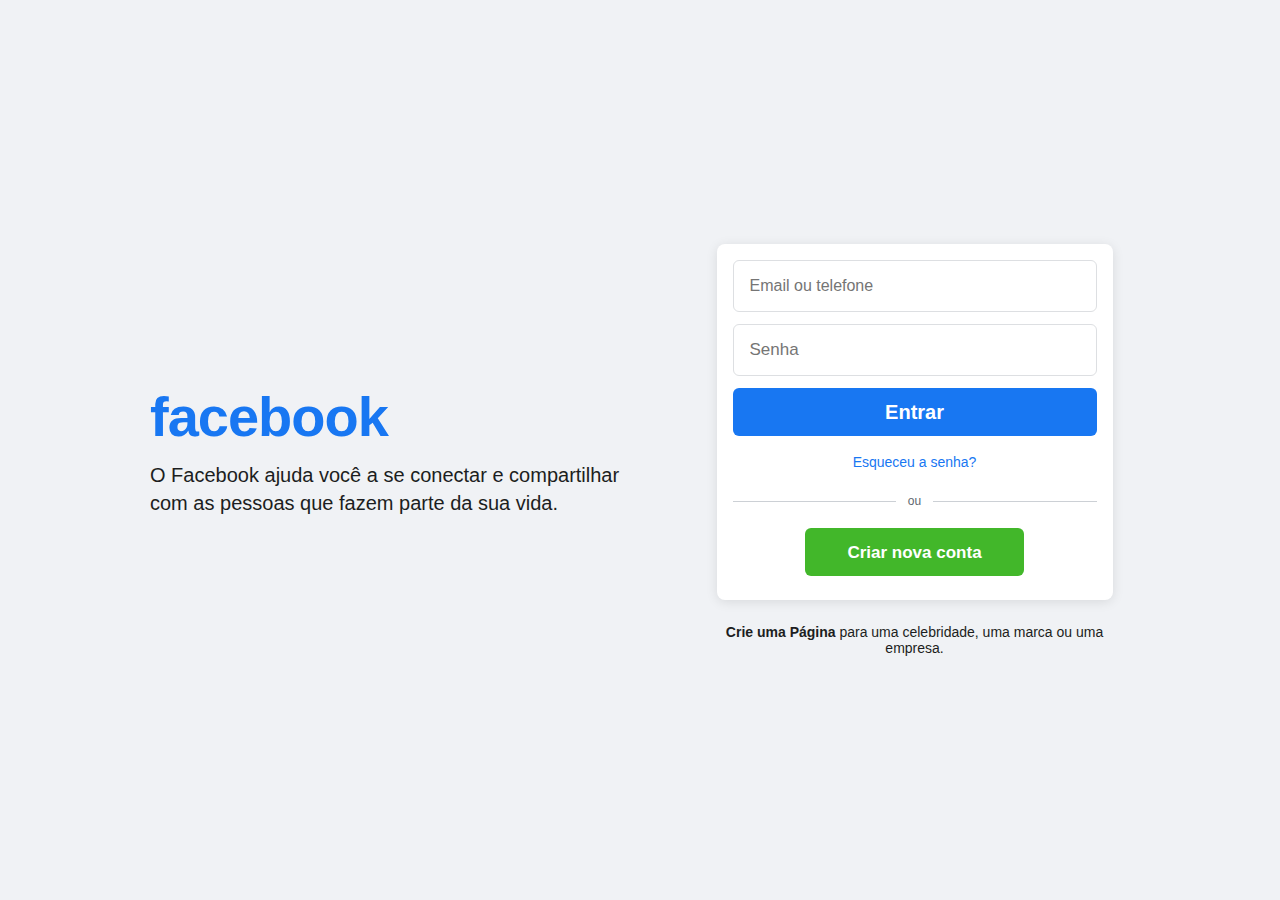
<file: Trabalho/index.html>
<!DOCTYPE html>
<html lang="pt-br">
<head>
  <meta charset="UTF-8">
  <meta name="viewport" content="width=device-width, initial-scale=1.0">
  <title>Facebook Clone</title>
  <link rel="stylesheet" href="css/style.css">
</head>
<body>
  <main class="fb-login" role="main">
    <div class="fb-login__container">
      <section class="fb-login__left" aria-label="Introdução">
        <h1 class="fb-logo" aria-label="facebook">facebook</h1>
        <p class="fb-tagline">O Facebook ajuda você a se conectar e compartilhar com as pessoas que fazem parte da sua vida.</p>
      </section>

      <section class="fb-login__right" aria-label="Cartão de login">
        <div class="fb-card">
          <form class="fb-form" action="#" method="get" aria-describedby="fb-form-desc">
            <span id="fb-form-desc" class="sr-only">Formulário estático, sem envio</span>
            <input type="text" class="fb-input" placeholder="Email ou telefone" aria-label="Email ou telefone">
            <input type="password" class="fb-input" placeholder="Senha" aria-label="Senha">
            <a href="home.html" class="fb-button fb-button--primary" role="button">Entrar</a>
            <a href="#" class="fb-forgot">Esqueceu a senha?</a>
            <div class="fb-separator"><span>ou</span></div>
            <a href="home.html" class="fb-button fb-button--secondary" role="button">Criar nova conta</a>
          </form>
        </div>
        <p class="fb-create-page"><a href="#">Crie uma Página</a> para uma celebridade, uma marca ou uma empresa.</p>
      </section>
    </div>
  </main>
</body>
</html>
</file>
<file: Trabalho/css/style.css>
/* Reset básico */
* {
  margin: 0;
  padding: 0;
  box-sizing: border-box;
  font-family: 'Arial', sans-serif;
}

/* Scrollbar neutro (Webkit + Firefox) para evitar trilhos/brancos fortes em dark mode */
:root {
  --scroll-track: #f1f1f1;
  --scroll-thumb: #c4c4c4;
  --bg-primary: #f0f2f5;     
}
*::-webkit-scrollbar { width: 12px; height: 12px; }
*::-webkit-scrollbar-track { background: var(--scroll-track); border-radius: 8px; }
*::-webkit-scrollbar-thumb { background: var(--scroll-thumb); border-radius: 8px; border: 3px solid transparent; background-clip: padding-box; }
html { scrollbar-color: var(--scroll-thumb) var(--scroll-track); }

/* Imagens e vídeos sempre fluidos */
img, video {
  max-width: 100%;
  height: auto;
  display: block;
}

/* ================================================================ */
/* ========= CÓDIGO DEFINITIVO E À PROVA DE FALHAS PARA O TEMA ========= */
/* ================================================================ */

/* --- TEMA CLARO (LIGHT MODE) --- */
/* Esta regra se aplica SOMENTE QUANDO o body NÃO TIVER a classe .dark */
body:not(.dark) {
  --bg-primary: #f0f2f5;      /* Fundo da página cinza claro */
  --bg-secondary: #ffffff;     /* Fundo dos componentes branco */
  --text-primary: #050505;      /* Texto preto */
  --border-color: #dddfe2;      /* Bordas cinzas claras */
}

/* --- TEMA ESCURO (DARK MODE) --- */
/* Esta regra se aplica SOMENTE QUANDO o body TIVER a classe .dark */
body.dark {
  --bg-primary: #18191a;      /* Fundo da página preto */
  --bg-secondary: #242526;     /* Fundo dos componentes cinza escuro */
  --text-primary: #e4e6eb;      /* Texto branco */
  --border-color: #3a3b3c;      /* Bordas cinzas escuras */
}

/* --- APLICAÇÃO GERAL DOS ESTILOS --- */
/* Estas regras agora só leem as variáveis definidas acima */

body {
  /* A linha abaixo é a mais importante. */
  /* O !important é nossa "marreta" para garantir que nenhuma outra regra atrapalhe. */
  background-color: var(--bg-primary) !important;
  
  color: var(--text-primary);
  font-family: Arial, sans-serif; /* Seus outros estilos de body aqui */
  transition: background-color 0.2s ease-in-out, color 0.2s ease-in-out;
  overflow-y: hidden;
}

/* Regra única para todos os seus componentes */
.stories-block, .card, .composer, .post, .menu, .hamburger, 
.fb-left, .fb-right, .contacts-section, .post-card, .sidebar-card,
.feed-container, .main-content, .post-item, .contact-item /* Adicione qualquer outro componente aqui */ {
      background-color: #242526;
   color: var(--text-primary);
  border: 1px solid var(--border-color);
  transition: background-color 0.2s ease-in-out, color 0.2s ease-in-out, border-color 0.2s ease-in-out;
}

a {
  text-decoration: none;
  color: inherit;
}

/* Topbar moderna */
.topbar {
  position: sticky;
  top: 0;
  z-index: 50;
  background: #242526;
  border-bottom: 1px solid #e4e6eb;
  display: flex;
  align-items: center;
  justify-content: space-between;
  padding: 8px 16px;
} 

.topbar__left { 
  display: flex; 
  align-items: center; 
  gap: 12px; 
  flex: 0 0 auto;
}
.topbar__logo {
  width: 40px; height: 40px; border-radius: 50%;
  background: #1877f2; color: #fff; display: inline-flex; align-items: center; justify-content: center;
  font-weight: 800; font-size: 24px; text-decoration: none;
}
.topbar__search { 
  background: #f0f2f5; 
  border: none; 
  border-radius: 20px; 
  padding: 10px 14px; 
  width: 260px; 
}
.topbar__center { 
  display: flex; 
  gap: 16px; 
  flex: 1;
  justify-content: center;
  margin-right: 10vw;
}
.topbar__icon { 
  width: 44px; 
  height: 44px; 
  border-radius: 8px; 
  display: inline-flex; 
  align-items: center; 
  justify-content: center; 
  color: #1c1e21; 
  text-decoration: none; 
}
.topbar__icon.active, .topbar__icon:hover { background: #f0f2f5; }
.topbar__right { 
  display: flex; 
  gap: 8px; 
  flex: 0 0 auto;
  margin-left: auto;
}

/* Garantir que nenhum texto de saudação apareça na navbar */
.topbar .hamburger__greeting,
.topbar * .hamburger__greeting,
.topbar #user-display,
.topbar * #user-display {
  display: none !important;
  height: 60px; 
}
.topbar__mini { 
  width: 36px; 
  height: 36px; 
  border-radius: 50%; 
  background: #f0f2f5; 
  display: inline-flex; 
  align-items: center; 
  justify-content: center; 
  text-decoration: none; 
  color: #1c1e21; 
  border: none;
}

/* Hamburger menu */
.hamburger { 
  position: fixed; 
  top: 56px; 
  right: 2vw; 
  width: clamp(280px, 35vw, 360px); 
  max-height: 85vh;
  overflow-y: auto;
  background: #fff; 
  border: 1px solid #e4e6eb; 
  border-radius: 10px; 
  box-shadow: 0 8px 24px rgba(0,0,0,0.1); 
  padding: 16px; 
  display: none; 
  z-index: 60; 
  opacity: 0;
  transform: translateY(-10px);
  transition: opacity 0.25s ease, transform 0.25s ease;
}

.hamburger.active {
  display: block;
  opacity: 1;
  transform: translateY(0);
}

.hamburger__greeting {
  font-size: 18px;
  font-weight: 600;
  margin-bottom: 16px;
  padding-bottom: 12px;
  border-bottom: 1px solid #e4e6eb;
}

.hamburger__section {
  margin-bottom: 20px;
}

.hamburger__title {
  font-size: 16px;
  font-weight: 600;
  margin-bottom: 12px;
  color: #65676B;
}

.hamburger__menu {
  list-style: none;
}

.hamburger__item {
  margin-bottom: 8px;
}

.hamburger__link {
  display: flex;
  align-items: center;
  padding: 8px;
  border-radius: 8px;
  transition: background-color 0.2s;
}

.hamburger__link:hover {
  background-color: #f0f2f5;
}

.hamburger__icon {
  width: 36px;
  height: 36px;
  margin-right: 12px;
  display: flex;
  align-items: center;
  justify-content: center;
}

.hamburger__text {
  font-size: 15px;
}

.hamburger__separator {
  border: none;
  height: 1px;
  background-color: #e4e6eb;
  margin: 16px 0;
}

.hamburger__contacts-header {
  display: flex;
  justify-content: space-between;
  align-items: center;
  margin-bottom: 12px;
}

.hamburger__contacts-actions {
  display: flex;
  gap: 8px;
}

.hamburger__action-btn {
  width: 32px;
  height: 32px;
  border-radius: 50%;
  background: #f0f2f5;
  border: none;
  display: flex;
  align-items: center;
  justify-content: center;
  cursor: pointer;
}

.hamburger__contacts-list {
  list-style: none;
}

.hamburger__contact-item {
  display: flex;
  align-items: center;
  padding: 8px;
  border-radius: 8px;
  margin-bottom: 4px;
  transition: background-color 0.2s;
}

.hamburger__contact-item:hover {
  background-color: #f0f2f5;
}

.hamburger__contact-item.active {
  background-color: #e7f3ff;
}

.hamburger__contact-avatar {
  width: 36px;
  height: 36px;
  border-radius: 50%;
  margin-right: 12px;
  position: relative;
  overflow: hidden;
}

.hamburger__contact-avatar img {
  width: 100%;
  height: 100%;
  object-fit: cover;
}

.hamburger__status-indicator {
  position: absolute;
  bottom: 2px;
  right: 2px;
  width: 8px;
  height: 8px;
  border-radius: 50%;
  background-color: #31a24c;
  border: 2px solid #fff;
}

.hamburger__contact-name {
  font-size: 14px;
  flex-grow: 1;
}

.hamburger__contact-badge {
  width: 16px;
  height: 16px;
  border-radius: 50%;
  background-color: #1877f2;
  display: flex;
  align-items: center;
  justify-content: center;
}

.hamburger__actions {
  display: flex;
  flex-direction: column;
  gap: 8px;
  margin-top: 16px;
}

.hamburger__action-button {
  display: flex;
  align-items: center;
  padding: 10px 12px;
  border-radius: 8px;
  background-color: #f0f2f5;
  border: none;
  cursor: pointer;
  transition: background-color 0.2s;
  font-size: 15px;
  font-weight: 500;
}

.hamburger__action-button:hover {
  background-color: #e4e6eb;
}

.hamburger__action-icon {
  margin-right: 12px;
  font-size: 18px;
}

/* Dark mode styles for hamburger menu */
body.dark .hamburger {
  background-color: #242526;
  border-color: #3e4042;
}

body.dark .hamburger__greeting {
  border-color: #3e4042;
  color: #e4e6eb;
}

body.dark .hamburger__link:hover,
body.dark .hamburger__contact-item:hover {
  background-color: #3a3b3c;
}

body.dark .hamburger__contact-item.active {
  background-color: #263951;
}

body.dark .hamburger__separator {
  background-color: #3e4042;
}

body.dark .hamburger__action-btn,
body.dark .hamburger__action-button {
  background-color: #3a3b3c;
  color: #e4e6eb;
}

body.dark .hamburger__action-button:hover {
  background-color: #4e4f50;
}
.hamburger.aberto { 
  display: block; 
  opacity: 1;
  transform: translateY(0);
}

.hamburger__greeting {
  padding: 12px 8px 8px 8px;
  font-size: 15px;
  font-weight: 600;
  color: #1c1e21;
  text-align: center;
  border-bottom: 1px solid #e4e6eb;
  margin-bottom: 8px;
}

.hamburger ul { list-style: none; }
.hamburger__item { width: 100%; background: #f0f2f5; border: none; border-radius: 8px; padding: 10px 12px; cursor: pointer; text-align: left; margin-bottom: 10px; }

/* Menu lateral */
.menu {
  width: 220px;
  background: white;
  padding: 10px;
  border-right: 1px solid #ddd;
  position: fixed;
  top: 0;
  left: -240px; /* escondido à esquerda */
  height: 100vh;
  transition: left 0.3s ease;
  z-index: 1000;
}

.menu.aberto {
  left: 0; /* aparece */
}


.menu ul {
  list-style: none;
}

.menu li {
  margin: 10px 0;
}

/* Estilo para o contêiner das notificações */
#toast-container {
  position: fixed;
  bottom: 20px;
  right: 20px;
  z-index: 1000;
  display: flex;
  flex-direction: column;
  gap: 10px;
}

/* Estilo da notificação individual */
.toast {
  background-color: #242526;
  color: #e4e6eb;
  padding: 15px 25px;
  border-radius: 8px;
  border-left: 5px solid #4CAF50; /* Verde para sucesso */
  box-shadow: 0 4px 12px rgba(0,0,0,0.2);
  opacity: 0;
  transform: translateX(100%);
  transition: all 0.5s cubic-bezier(0.68, -0.55, 0.27, 1.55);
}

/* Animação de entrada */
.toast.show {
  opacity: 1;
  transform: translateX(0);
}


/* Conteúdo principal */
.conteudo {
  flex: 1;
  padding: 10px;
}

/* Removida regra problemática que forçava max-width em containers principais.
   Mantemos controles finos por elemento para evitar barras/overflow indesejados. */
.conteudo { box-sizing: border-box; }
.fb-shell { box-sizing: border-box; width: 100%; padding-left: 2vw; padding-right: 2vw; }
.menu { box-sizing: border-box; }
.topbar { box-sizing: border-box; }

/* Altura mínima para elementos de toque em mobile */
button, .topbar__icon, .topbar__mini, .hamburger__item {
  min-height: 44px;
}

/* Botões responsivos e acessíveis */
button, .btn, .fb-button, .post-form-button {
  font-size: clamp(0.9rem, 1.6vw, 1rem);
  padding: 0.6rem 1rem;
  border-radius: 8px;
  line-height: 1;
}

input[type="text"], input[type="search"], textarea {
  font-size: clamp(0.95rem, 1.8vw, 1rem);
}

/* Stories */
.stories-block { background: #242526; border: 1px solid #e4e6eb; border-radius: 10px; padding: 12px; margin-bottom: 16px; overflow-x: hidden; }
.stories-header { display: flex; align-items: center; justify-content: space-between; padding: 4px 8px 12px; }
.stories-header h3 { font-size: 18px; color: #1c1e21; }
.stories-header .see-all { color: #1877f2; text-decoration: none; font-weight: 600; }

.stories-row { display: flex; gap: 12px; overflow: hidden; }
.stories { display: flex; gap: 12px; overflow-x: auto; padding-bottom: 6px; }
.stories::-webkit-scrollbar { height: 8px; }
.stories::-webkit-scrollbar-thumb { background: #ccd0d5; border-radius: 8px; }

.story-card { position: relative; width: 112px; height: 198px; border-radius: 12px; overflow: hidden; box-shadow: 0 2px 8px rgba(0,0,0,0.08); background: #f0f2f5; flex: 0 0 auto; }
.story-card__thumb { width: 100%; height: 100%; background: #e5e7eb center/cover no-repeat; }
.story-card__name { position: absolute; left: 8px; bottom: 8px; right: 8px; color: #fff; font-weight: 700; text-shadow: 0 1px 2px rgba(0,0,0,0.6); font-size: 14px; }
.story-card:hover { transform: translateY(-2px); transition: transform 0.2s ease; }

.story-card--add { background: #fff; border: 1px solid #e4e6eb; }
.story-card--add .story-card__thumb { filter: brightness(0.9); }
.story-card__add { position: absolute; left: 50%; transform: translateX(-50%); bottom: 44px; width: 36px; height: 36px; border-radius: 50%; background: #1877f2; color: #fff; border: 3px solid #fff; font-size: 22px; line-height: 28px; display: flex; align-items: center; justify-content: center; cursor: pointer; }

/* Avatares e anel de story (para itens renderizados via JS) */
.story { position: relative; width: 112px; height: 198px; border-radius: 12px; overflow: hidden; background: #000; flex: 0 0 auto; }
.story img { width: 100%; height: 100%; object-fit: cover; border-radius: 12px; }
.story::before { content: ""; position: absolute; top: 8px; left: 8px; width: 36px; height: 36px; border-radius: 50%; border: 3px solid #1877f2; background: #fff center/cover no-repeat; z-index: 2; }
.story p { position: absolute; left: 8px; bottom: 8px; right: 8px; color: #fff; font-weight: 700; text-shadow: 0 1px 2px rgba(0,0,0,0.6); font-size: 14px; }

/* Garantir layout horizontal e dimensões dentro da lista de stories */
.stories .story { width: 112px; height: 198px; }
.stories .story img { height: 100%; border-radius: 12px; }

/* ======================================================= */
/* ========= ESTILOS DO VISUALIZADOR DE STORIES ========= */
/* ======================================================= */

.story-viewer {
  position: fixed;
  top: 0;
  left: 0;
  width: 100vw;
  height: 100vh;
  background-color: rgba(0, 0, 0, 0.9);
  z-index: 2000;
  display: flex;
  justify-content: center;
  align-items: center;
  
  /* Começa escondido e com uma animação suave de fade-in */
  opacity: 0;
  visibility: hidden;
  transition: opacity 0.3s ease, visibility 0.3s ease;
}

.story-viewer.show {
  opacity: 1;
  visibility: visible;
}

.story-viewer__image {
  max-width: 90%;
  max-height: 90%;
  width: auto;
  height: auto;
  object-fit: contain;
  border-radius: 8px;
}

.story-viewer__header {
  position: absolute;
  top: 0;
  left: 0;
  width: 100%;
  padding: 20px;
  display: flex;
  justify-content: space-between;
  align-items: center;
  background: linear-gradient(to bottom, rgba(0,0,0,0.5), transparent);
}

.story-viewer__author {
  display: flex;
  align-items: center;
  gap: 10px;
  color: white;
  font-weight: bold;
}

.story-viewer__author img {
  width: 40px;
  height: 40px;
  border-radius: 50%;
  border: 2px solid white;
}

.story-viewer__close-btn {
  background: none;
  border: none;
  color: white;
  font-size: 40px;
  cursor: pointer;
  line-height: 1;
}

.story-viewer__progress-bars {
  position: absolute;
  top: 8px;
  left: 8px;
  right: 8px;
  display: flex;
  gap: 4px;
}

.progress-bar {
  flex-grow: 1;
  height: 3px;
  background-color: rgba(255, 255, 255, 0.3);
  border-radius: 3px;
  overflow: hidden;
}

.progress-bar__fill {
  height: 100%;
  width: 0; /* Começa vazio */
  background-color: white;
  transition: width 5s linear; /* A duração da transição é a duração do story */
}

/* Feed */
.feed {
  display: flex;
  flex-direction: column;
  gap: 15px;
}

/* Shell 3 colunas */
.fb-shell { 
  max-width: 1200px; 
  margin: 1.5rem auto; 
  display: grid; 
  grid-template-columns: 1fr minmax(0,680px) 350px; 
  gap: clamp(1rem, 2vw, 40px); 
  padding-inline: clamp(1rem, 2.5vw, 40px);
}

/* Sidebar esquerda - Estilo Facebook */
.fb-left { 
  position: sticky; 
  top: 64px; 
  height: calc(100vh - 80px); 
  overflow: auto; 
  background: #f0f2f5;
  border-radius: 8px;
  padding: 16px 12px;
  width: 240px;
  margin: 0 auto;
  justify-self: center;
}

.sidebar-section {
  margin-bottom: 16px;
}

.sidebar-menu {
  list-style: none;
  padding: 0;
  margin: 0;
}

.sidebar-item {
  margin-bottom: 4px;
}

.sidebar-link {
  display: flex;
  align-items: center;
  padding: 8px 12px;
  border-radius: 8px;
  text-decoration: none;
  color: #1c1e21;
  transition: background-color 0.2s ease;
  font-size: 15px;
  font-weight: 500;
}

.sidebar-link:hover {
  background-color: #e4e6eb;
}

.sidebar-icon {
  width: 24px;
  height: 24px;
  margin-right: 12px;
  display: flex;
  align-items: center;
  justify-content: center;
  flex-shrink: 0;
}

.sidebar-icon.profile-icon {
  width: 32px;
  height: 32px;
  border-radius: 50%;
  overflow: hidden;
  border: 1px solid #e4e6eb;
}

.sidebar-icon.profile-icon img {
  width: 100%;
  height: 100%;
  object-fit: cover;
}

.sidebar-icon.shortcut-icon {
  width: 32px;
  height: 32px;
  border-radius: 50%;
  display: flex;
  align-items: center;
  justify-content: center;
}

.sidebar-icon.see-more {
  background-color: #e4e6eb;
  border-radius: 50%;
  width: 32px;
  height: 32px;
}

.sidebar-text {
  font-size: 15px;
  font-weight: 500;
  color: #1c1e21;
  white-space: nowrap;
  overflow: hidden;
  text-overflow: ellipsis;
}

.sidebar-separator {
  border: none;
  height: 1px;
  background-color: #dadde1;
  margin: 16px 0;
}

.sidebar-title {
  font-size: 17px;
  font-weight: 600;
  color: #65676b;
  margin: 0 0 8px 12px;
  padding: 0;
}

.fb-right { 
  position: sticky; 
  top: 64px; 
  height: calc(100vh - 80px); 
  overflow: auto; 
  display: flex; 
  flex-direction: column;
  gap: 0;
}

/* Seção de Contatos */
.contacts-section {
  background: transparent;
  border: none;
  overflow: hidden;
  flex: 1;
  display: flex;
  flex-direction: column;
}

.contacts-header {
  display: flex;
  align-items: center;
  justify-content: space-between;
  padding: 16px 20px 20px 20px;
  border-bottom: none;
}

.contacts-title {
  font-size: 17px;
  font-weight: 600;
  color: #1c1e21;
  margin: 0;
}

.contacts-actions {
  display: flex;
  gap: 8px;
}

.contacts-action-btn {
  width: 32px;
  height: 32px;
  border: none;
  background: transparent;
  border-radius: 50%;
  display: flex;
  align-items: center;
  justify-content: center;
  cursor: pointer;
  transition: background-color 0.2s ease;
}

.contacts-action-btn:hover {
  background: #f0f2f5;
}

.contacts-list {
  flex: 1;
  overflow-y: auto;
  padding: 0 20px 20px 20px;
}

.contact-item {
  display: flex;
  align-items: center;
  padding: 12px 0;
  margin-bottom: 8px;
  cursor: pointer;
  transition: background-color 0.2s ease;
  position: relative;
  border-radius: 8px;
}

.contact-item:hover {
  background: #f0f2f5;
}

.contact-item.active {
  background: #e7f3ff;
}

.contact-avatar {
  width: 32px;
  height: 32px;
  border-radius: 50%;
  margin-right: 12px;
  position: relative;
  flex-shrink: 0;
}

.contact-avatar img {
  width: 100%;
  height: 100%;
  border-radius: 50%;
  object-fit: cover;
}

.status-indicator {
  position: absolute;
  bottom: 0;
  right: 0;
  width: 10px;
  height: 10px;
  border-radius: 50%;
  border: 2px solid #fff;
}

.status-indicator.online {
  background: #42b883;
}

.contact-name {
  font-size: 15px;
  font-weight: 500;
  color: #1c1e21;
  flex: 1;
}

.contact-badge {
  width: 16px;
  height: 16px;
  border-radius: 50%;
  display: flex;
  align-items: center;
  justify-content: center;
  margin-left: 8px;
}

.contact-badge.verified {
  background: #1877f2;
}

/* Botão flutuante de edição */
.floating-edit-btn {
  position: fixed;
  bottom: 20px;
  right: 20px;
  width: 48px;
  height: 48px;
  background: #fff;
  border: 1px solid #e4e6eb;
  border-radius: 8px;
  box-shadow: 0 4px 12px rgba(0,0,0,0.15);
  display: flex;
  align-items: center;
  justify-content: center;
  cursor: pointer;
  transition: transform 0.2s ease;
  z-index: 50;
}

.floating-edit-btn:hover {
  background: #f0f2f5;
  transform: translateY(-2px);
  box-shadow: 0 6px 16px rgba(0,0,0,0.2);
}

.card { background: #fff; border: 1px solid #e4e6eb; border-radius: 8px; padding: 12px; }
.contacts { list-style: none; display: grid; gap: 8px; }

/* Composer */
.composer { background: #242526; margin-bottom: 12px; border: 1px solid #e4e6eb; border-radius: 10px; padding: 12px; display: flex; gap: 8px; }
.composer input { flex: 1; background: #f0f2f5; border: none; border-radius: 20px; padding: 10px 14px; }
.composer button { background: #1877f2; color: #fff; border: none; border-radius: 20px; padding: 10px 16px; cursor: pointer; }

/* =============================
   Login Facebook-like (estático)
   ============================= */
.fb-login {
  min-height: 100vh;
  display: flex;
  align-items: center;
  justify-content: center;
  padding: 40px 16px;
}

.fb-login__container {
  width: 100%;
  max-width: 980px;
  display: grid;
  grid-template-columns: 1.2fr 1fr;
  gap: 32px;
  align-items: center;
}

.fb-login__left { padding-right: 16px; }

.fb-logo {
  color: #1877f2;
  font-size: 56px;
  font-weight: 700;
  letter-spacing: -1px;
  margin-bottom: 12px;
  font-family: Helvetica, Arial, sans-serif;
}

.fb-tagline {
  font-size: 20px;
  line-height: 28px;
  color: #1c1e21;
}

.fb-login__right { display: flex; flex-direction: column; align-items: center; gap: 24px; }

.fb-card {
  width: 100%;
  max-width: 396px;
  background: #fff;
  border-radius: 8px;
  box-shadow: 0 2px 12px rgba(0,0,0,0.1);
  padding: 16px 16px 24px;
}

.fb-form { display: flex; flex-direction: column; gap: 12px; }

.fb-input {
  width: 100%;
  height: 52px;
  padding: 14px 16px;
  border: 1px solid #dddfe2;
  border-radius: 6px;
  font-size: 17px;
  outline: none;
}
.fb-input:focus { border-color: #0866ff; box-shadow: 0 0 0 2px rgba(8,102,255,0.15); }

.fb-button { height: 48px; border: none; display: flex; text-align: center; align-items: center; justify-content: center; border-radius: 6px; font-weight: 700; cursor: pointer; }
.fb-button--primary { background: #1877f2; color: #fff; font-size: 20px; }
.fb-button--secondary { background: #42b72a; color: #fff; font-size: 17px; width: 60%; margin: 0 auto; }

.fb-forgot { display: block; color: #1877f2; text-align: center; font-size: 14px; margin: 6px 0 4px; }

.fb-separator { display: flex; align-items: center; gap: 12px; color: #606770; font-size: 12px; margin: 8px 0; }
.fb-separator::before, .fb-separator::after { content: ""; height: 1px; background: #ccd0d5; flex: 1; }

.fb-create-page { font-size: 14px; text-align: center; color: #1c1e21; }
.fb-create-page a { color: #1c1e21; font-weight: 700; }

.sr-only { position: absolute; width: 1px; height: 1px; padding: 0; margin: -1px; overflow: hidden; clip: rect(0,0,1px,1px); white-space: nowrap; border: 0; }

/* ======== FEED: Card de Post (estilo Facebook) ======== */
.post { background:#fff; border:1px solid #e4e6eb; border-radius:12px; box-shadow:0 1px 2px rgba(0,0,0,.08); position:relative; overflow:hidden; }
.post + .post { margin-top:12px; }
/* Header */
.post h3 { margin:0; margin-bottom:40px; padding:12px 44px 4px 64px; font:700 15px/1 Arial,sans-serif; color:#050505; position:relative; }
.post h3::before { content:""; position:absolute; left:12px; top:8px; width:40px; height:40px; border-radius:50%; background:#ccd0d5; }
.post h3::after { content:" Seguir"; margin-left:6px; color:#1877f2; font-weight:600; }
.post .post-meta { padding:0 12px 8px 64px; color:#65676b; font:400 12px/1 Arial,sans-serif; position:relative; }
.post .post-meta::after { content:" · \1F30D"; } /* mundo */
/* Texto */
.post > p { margin:0; padding:0 12px 10px 12px; color:#050505; font:400 15px/1.4 Arial,sans-serif; }
/* Imagem */
.post > img { 
  width:100%; 
  height:auto; 
  display:block; 
  border-radius:0; 
  background:#000; 
  object-fit:cover; 
  max-height:500px; 
  cursor:pointer; 
  transition:transform 0.2s ease; 
}
.post > img:hover { 
  transform:scale(1.02); 
}
/* Linha de contadores + ações */
.post .acoes { display:grid; grid-template-columns:1fr 1fr 1fr; row-gap:6px; padding:8px 8px; border-top:1px solid #ced0d4; }
.post .acoes span { grid-column:1/-1; order:-1; color:#65676b; font:400 14px/1 Arial,sans-serif; display:flex; align-items:center; justify-content:space-between; padding:0 4px 8px; border-bottom:1px solid #e4e6eb; }
.post .acoes span::before { content:"\1F44D\0020\1F60D\0020\1F602"; background:#fff; border-radius:999px; margin-right:auto; }
.post .acoes span::after { content:"  · comentários · compartilhamentos"; margin-left:auto; }
/* Botões */
.post .acoes button { background:transparent; border:none; border-radius:6px; color:#65676b; font:600 14px/1 Arial,sans-serif; padding:10px 8px; cursor:pointer; display:flex; align-items:center; justify-content:center; gap:6px; }
.post .acoes button:hover { background:#f0f2f5; }
.post .acoes button:nth-child(1)::before { content:""; }
.post .acoes button:nth-child(3)::before { content:""; }
.post .acoes button:last-child { position:absolute; top:10px; right:10px; padding:6px; border-radius:50%; }
.post .acoes button:last-child::before { content:"⋯"; font-size:18px; }

/* imagem já tratada acima */

.acoes {
  margin-top: 10px;
  display: flex;
  align-items: center;
  gap: 10px;
}

.acoes button {
  background: #1877f2;
  color: white;
  border: none;
  padding: 5px 10px;
  border-radius: 4px;
  cursor: pointer;
}

/* ======== COMENTÁRIOS (estilo Facebook) ======== */
.comentarios { margin-top:8px; padding:0 12px 12px; }

.comentarios input { width:100%; padding:10px 12px; border:1px solid #ccd0d5; border-radius:20px; background:#f0f2f5; }

.comentarios button { margin-top:8px; padding:8px 14px; background:#1877f2; color:#fff; border:none; border-radius:20px; cursor:pointer; }

/* Lista de comentários */
.comentarios ul { margin:8px 0 0 0; padding:0; list-style:none; }
.comentarios li { 
  display:flex; 
  align-items:flex-start; 
  gap:8px; 
  margin-bottom:8px; 
  padding:8px 12px; 
  background:#f0f2f5; 
  border-radius:12px; 
  position:relative; 
}
.comentarios li::before { 
  content:""; 
  position:absolute; 
  left:8px; 
  top:8px; 
  width:32px; 
  height:32px; 
  border-radius:50%; 
  background:#ccd0d5; 
  flex-shrink:0; 
}
.comentarios li .comment-content { 
  margin-left:40px; 
  flex:1; 
}
.comentarios li .comment-name { 
  font-weight:700; 
  color:#050505; 
  font-size:13px; 
  margin-bottom:2px; 
}
.comentarios li .comment-text { 
  color:#1c1e21; 
  font-size:14px; 
  line-height:1.4; 
  margin-bottom:4px; 
}
.comentarios li .comment-actions { 
  display:flex; 
  gap:12px; 
  font-size:12px; 
  color:#65676b; 
}
.comentarios li .comment-actions a { 
  color:#65676b; 
  text-decoration:none; 
  font-weight:600; 
}
.comentarios li .comment-actions a:hover { 
  text-decoration:underline; 
}

/* Botão "Ver mais" */
.ver-mais-btn { 
  display:block; 
  margin:12px auto 0; 
  padding:8px 16px; 
  background:#1877f2; 
  color:#fff; 
  border:none; 
  border-radius:20px; 
  font-weight:600; 
  font-size:14px; 
  cursor:pointer; 
  text-align:center; 
  width:fit-content; 
}
.ver-mais-btn:hover { 
  background:#166fe5; 
}

/* Modal de comentários */
.comments-modal { 
  position:fixed; 
  top:0; 
  left:0; 
  width:100%; 
  height:100%; 
  background:rgba(0,0,0,0.5); 
  display:flex; 
  align-items:center; 
  justify-content:center; 
  z-index:1000; 
}
.comments-modal-content { 
  background:#fff; 
  border-radius:12px; 
  width:90%; 
  max-width:600px; 
  max-height:80vh; 
  overflow:hidden; 
  display:flex; 
  flex-direction:column; 
}
.comments-modal-header { 
  padding:16px 20px; 
  border-bottom:1px solid #e4e6eb; 
  display:flex; 
  align-items:center; 
  justify-content:space-between; 
}
.comments-modal-title { 
  font-weight:700; 
  font-size:18px; 
  color:#050505; 
}
.comments-modal-close { 
  background:none; 
  border:none; 
  font-size:24px; 
  color:#65676b; 
  cursor:pointer; 
  padding:4px; 
}
.comments-modal-body { 
  flex:1; 
  overflow-y:auto; 
  padding:16px 20px; 
}
.comments-modal .post { 
  margin-bottom:20px; 
  box-shadow:none; 
  border:1px solid #e4e6eb; 
}
.comments-modal .comentarios { 
  margin-top:0; 
  padding:0; 
}
.comments-modal .comentarios ul { 
  max-height:none; 
}

/* ======== MODAL DE IMAGEM ======== */
.image-modal { 
  position:fixed; 
  top:0; 
  left:0; 
  width:100%; 
  height:100%; 
  background:rgba(0,0,0,0.9); 
  display:flex; 
  align-items:center; 
  justify-content:center; 
  z-index:2000; 
}
.image-modal-content { 
  position:relative; 
  max-width:90vw; 
  max-height:90vh; 
  display:flex; 
  align-items:center; 
  justify-content:center; 
}
.image-modal-close { 
  position:absolute; 
  top:-40px; 
  right:0; 
  background:rgba(255,255,255,0.2); 
  border:none; 
  color:#fff; 
  font-size:24px; 
  width:40px; 
  height:40px; 
  border-radius:50%; 
  cursor:pointer; 
  display:flex; 
  align-items:center; 
  justify-content:center; 
  z-index:2001; 
}
.image-modal-close:hover { 
  background:rgba(255,255,255,0.3); 
}
.image-modal-img { 
  max-width:100%; 
  max-height:100%; 
  object-fit:contain; 
  border-radius:8px; 
  box-shadow:0 4px 20px rgba(0,0,0,0.5); 
}
/* Responsivo */
@media (max-width: 600px) {
  .post h3 { padding:12px 40px 4px 56px; }
  .post h3::before { left:10px; top:8px; width:36px; height:36px; }
  .post > p { font-size:14px; }
  .post .acoes { grid-template-columns:1fr 1fr 1fr; }
}

/* Dark mode */
body.dark {
  background: #18191a;
  color: #e4e6eb;
}

body.dark .post,
body.dark .menu,
body.dark .login-box {
  background: #242526;
  color: #e4e6eb;
}

body.dark .stories-container,
body.dark .feed-container,
body.dark .main-content,
body.dark .right-sidebar,
body.dark .left-sidebar,
body.dark .story-item,
body.dark .post-item,
body.dark .publish-container,
body.dark .publish-input,
body.dark .publish-actions,
body.dark .contacts-list,
body.dark .contact-item,
body.dark .stories-section,
body.dark .stories-wrapper,
body.dark .stories-list,
body.dark .story-create,
body.dark .add-to-story,
body.dark .post-composer,
body.dark .post-form,
body.dark .post-input,
body.dark .post-options,
body.dark .post-header,
body.dark .post-content,
body.dark .post-footer {
  background-color: #18191a;
  color: #e4e6eb;
  border-color: #3a3b3c;
}

/* Corrigir elementos específicos que não estão respondendo ao tema */
body.dark .stories-section,
body.dark .story-item,
body.dark .add-to-story,
body.dark .post-composer,
body.dark .post-form,
body.dark .post-options,
body.dark .post-item,
body.dark .post-header,
body.dark .post-content,
body.dark .post-footer,
body.dark .post-actions,
body.dark .post-comments,
body.dark .comment-form {
  background-color: #242526;
  color: #e4e6eb;
  border-color: #3a3b3c;
}

/* Garantir que os cards de stories tenham fundo escuro */
body.dark .story-card {
  background-color: #242526;
}

/* Garantir que o fundo principal seja escuro */
body.dark .main-content {
  background-color: #18191a;
}

body.dark input,
body.dark textarea {
  background: #3a3b3c;
  color: #e4e6eb;
  border: 1px solid #555;
}

/* Dark mode para sidebar */
body.dark .fb-left {
  background: #242526;
}

body.dark .sidebar-link {
  color: #e4e6eb;
}

body.dark .sidebar-link:hover {
  background-color: #3a3b3c;
}

body.dark .sidebar-text {
  color: #e4e6eb;
}

body.dark .sidebar-title {
  color: #b0b3b8;
}

body.dark .sidebar-separator {
  background-color: #3e4042;
}

body.dark .sidebar-icon.profile-icon {
  border-color: #3e4042;
}

body.dark .sidebar-icon.see-more {
  background-color: #3a3b3c;
}

/* Dark mode para menu hambúrguer */
body.dark .hamburger {
  background: #242526;
  border-color: #3e4042;
}

body.dark .hamburger__greeting {
  color: #e4e6eb;
  border-bottom-color: #3e4042;
}

body.dark .hamburger__item {
  background: #3a3b3c;
  color: #e4e6eb;
}

body.dark .hamburger__item:hover {
  background: #4a4b4c;
}

/* Dark mode para aside direito */
body.dark .contacts-section {
  background: transparent;
  border: none;
}

body.dark .contacts-title {
  color: #e4e6eb;
}

body.dark .contacts-header {
  border-bottom-color: #3e4042;
}

body.dark .contacts-action-btn:hover {
  background: #3a3b3c;
}

body.dark .contact-item:hover {
  background: #3a3b3c;
}

body.dark .contact-item.active {
  background: #1a365d;
}

body.dark .contact-name {
  color: #e4e6eb;
}

body.dark .floating-edit-btn {
  background: #242526;
  border-color: #3e4042;
}

body.dark .floating-edit-btn:hover {
  background: #3a3b3c;
}

/* Dark mode para a tela de login */
body.dark .fb-tagline,
body.dark .fb-create-page { color: #e4e6eb; }
body.dark .fb-card { background: #242526; }
body.dark .fb-input { background: #3a3b3c; color: #e4e6eb; border-color: #555; }
body.dark .fb-separator { color: #b0b3b8; }
body.dark .fb-separator::before,
body.dark .fb-separator::after { background: #3e4042; }

/* ANIMAÇÃO DE POST */
.post {
  opacity: 0;
  transform: translateY(20px);
  transition: opacity 0.45s ease, transform 0.45s ease;
}

.post.mostrar {
  opacity: 1;
  transform: translateY(0);
}

/* Tela de login fake */
#login-container {
  position: fixed;
  top: 0;
  left: 0;
  width: 100%;
  height: 100%;
  background: rgba(0,0,0,0.6);
  display: flex;
  justify-content: center;
  align-items: center;
  z-index: 999;
}

.login-box {
  background: white;
  padding: 20px 30px;
  border-radius: 10px;
  text-align: center;
}

.login-box input {
  width: 80%;
  padding: 8px;
  margin: 10px 0;
  border-radius: 5px;
  border: 1px solid #ccc;
}

.login-box button {
  padding: 8px 15px;
  background: #1877f2;
  color: white;
  border: none;
  border-radius: 5px;
  cursor: pointer;
}

#story-modal {
  position: fixed;
  top:0; left:0;
  width:100%; height:100%;
  background: rgba(0,0,0,0.7);
  display: flex;
  justify-content: center;
  align-items: center;
  z-index: 999;
}
#story-modal .modal-content {
  background:white;
  padding:20px;
  border-radius:10px;
  text-align:center;
}
#story-modal img {
  width:200px;
  height:auto;
  border-radius:10px;
}
#close-modal {
  position:absolute;
  top:10px;
  right:20px;
  cursor:pointer;
  font-size:24px;
  color:red;
}


/* Responsivo para celular */
@media (max-width: 768px) {
  .container {
    flex-direction: column;
  }

  .fb-shell { grid-template-columns: 1fr; gap: 16px; padding: 0 8px; }
  .topbar__search { width: 160px; }

  .fb-login__container { grid-template-columns: 1fr; gap: 24px; }
  .fb-logo { font-size: 40px; }
  .fb-tagline { font-size: 18px; }

  .menu {
    position: absolute;
    top: 50px; /* abaixo da topbar */
    left: 0;
    width: 100%;
    height: calc(100% - 50px);
    z-index: 100;
    border-right: none;
    border-top: 1px solid #ddd;
  }

  .conteudo {
    padding: 5px;
  }

  .stories {
    overflow-x: auto;
  }

  .story {
    flex: 0 0 auto;
    width: 80px;
  }
}

/* Aperfeiçoamentos específicos para mobile (<=768px) */
@media (max-width: 768px) {
  .topbar__center { display: none; } /* Esconder ícones centrais para economizar espaço */
  .topbar__left { gap: 8px; }
  .topbar__logo { font-size: clamp(1.2rem, 6vw, 1.6rem); }
  .fb-left { display: none; } /* Esconder sidebar esquerda em telas pequenas */
  .fb-right { display: none; }
  .hamburger { right: 4vw; top: 56px; }
  .feed { padding: 0 4vw; }
  .post { margin-bottom: 16px; }
  .post > img { max-height: 45vh; }
}

@media (max-width: 480px) {
  /* Celulares retrato: reduzir paddings, tornar tudo 1 coluna e garantir legibilidade */
  .topbar { padding: 0.4rem 3vw; }
  .topbar__mini, .topbar__icon { width: 36px; height: 36px; }
  .topbar__search { width: 80px; }
  .stories .story { width: 72px; height: 140px; }
  .story-card { width: 72px; height: 140px; }
  .floating-edit-btn { width: 44px; height: 44px; }
  .post .acoes { grid-template-columns: 1fr 1fr; }
  .post .acoes span { display: block; }
  button, .btn { padding: 10px 12px; }
}

/* Estilo reutilizável para o botão 'Voltar' (antes em voltar.html inline) */
.botao {
  display: inline-flex;
  align-items: center;
  justify-content: center;
  width: 100px;
  height: 7vh;
  min-height: 44px;
  background-color: #1877f2; /* azul padrão */
  border: none;
  border-radius: 10px;
  color: white;
  text-decoration: none;
  font-size: 0.9rem;
}

/* Breakpoint para tablets (e telas até 1024px) */
@media (max-width: 1024px) {
  /* Grid principal vira duas colunas: esquerda + conteúdo principal */
  .fb-shell { grid-template-columns: 1fr minmax(0, 720px); gap: 16px; padding: 0 12px; }

  /* Sidebars mais finas e responsivas */
  .fb-left { width: clamp(140px, 18vw, 200px); padding: 12px; }
  .fb-right { display: none; } /* Esconde o painel direito em telas menores para priorizar conteúdo */

  /* Ajustes de topbar */
  .topbar__center { gap: 8px; }
  .topbar__search { width: clamp(140px, 24vw, 220px); }

  /* Ajuste de imagens/posts para não exceder altura visual */
  .post > img { max-height: 40vh; }

  /* Comentário: tablet prioriza conteúdo central, reduz espaço lateral e oculta painel secundário. */
}
</file>
